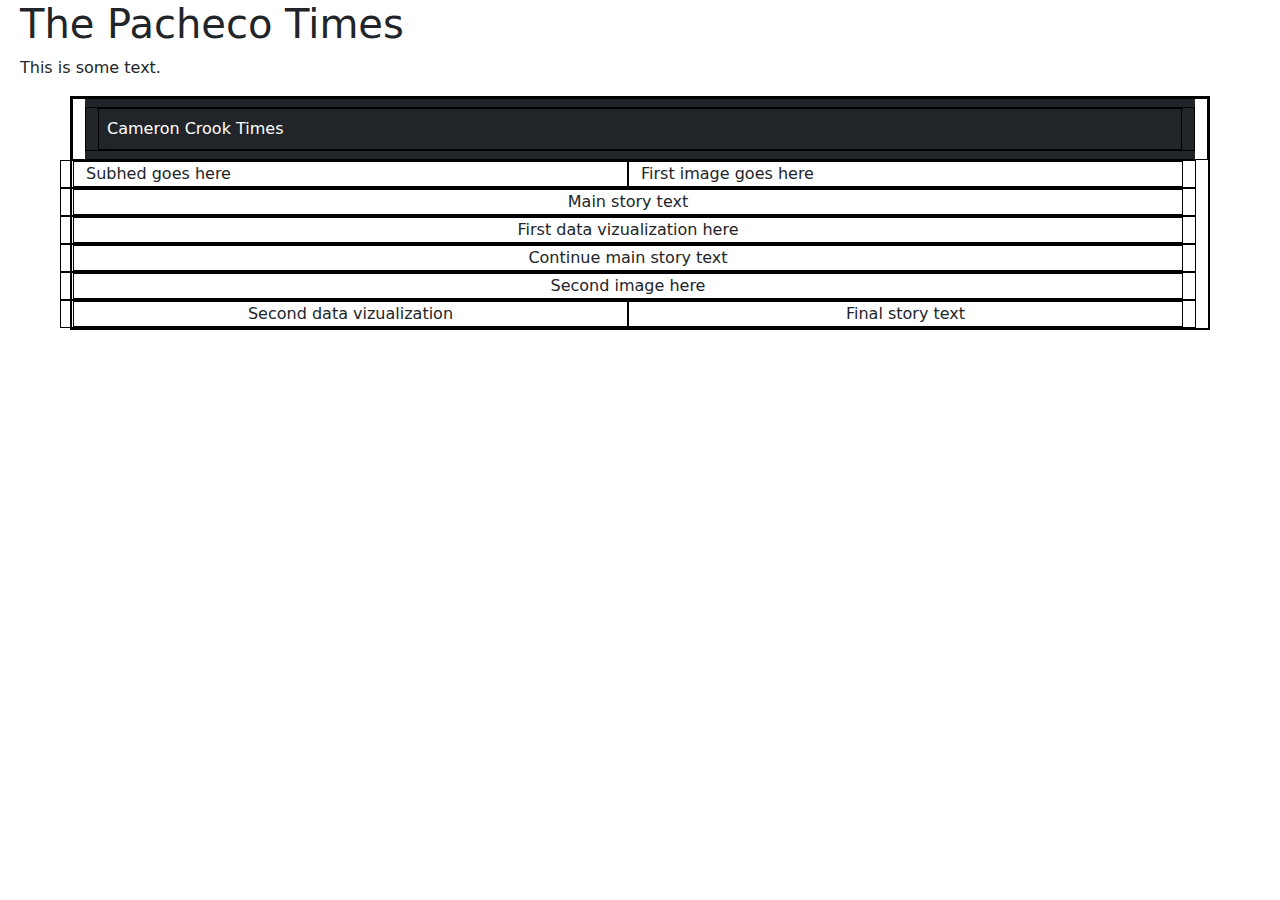
<file: assignment10/index.html>
<html>
    
    <head>

        <title>The Pacheco Times</title>

        <link href="https://cdn.jsdelivr.net/npm/bootstrap@5.3.3/dist/css/bootstrap.min.css" rel="stylesheet" integrity="sha384-QWTKZyjpPEjISv5WaRU9OFeRpok6YctnYmDr5pNlyT2bRjXh0JMhjY6hW+ALEwIH" crossorigin="anonymous">

        <link rel="stylesheet" href="main.css">



    </head>

    <body>

        <h1>The Pacheco Times</h1>

        <p>This is some text.</p>


        <div class="container">
            <div class="row">
                <div class="col-sm">
                    <!-- Start navbar -->

                    <nav
      class="navbar navbar-expand navbar-dark bg-dark"
      aria-label="Second navbar example"
    >
      <div class="container-fluid">
        <button
          class="navbar-toggler"
          type="button"
          data-bs-toggle="collapse"
          data-bs-target="#navbarsExample02"
          aria-controls="navbarsExample02"
          aria-expanded="false"
          aria-label="Toggle navigation"
        >
          <span class="navbar-toggler-icon"></span>
        </button>

        <div class="collapse navbar-collapse" id="navbarsExample02">
          <ul class="navbar-nav me-auto">
            <li class="nav-item">
              <a class="nav-link active" aria-current="page" href="#">Cameron Crook Times</a>
            </li>
          
          </ul>
          <
        </div>
      </div>
    </nav>
</div>



                     <!-- End navbar -->

<div class="row"> 
    <div class="col-sm">
    Subhed goes here

    </div>
    <div class="col-sm">
     First image goes here   
    </div>
</div>    

<div class="row">
    <div class="col-sm">
      <center>
        Main story text

      </center>

     
      </div>


</div> 

<div class="row">
    <div class="col-sm">
      <center>
      First data vizualization here
      </center>
    </div>


</div>


<div class="row">
  <div class="col-sm">
    <center>
    Continue main story text
    </center>
  </div>

</div>

<div class="row">
  <div class="col-sm">
    <center>
      Second image here
    </center>
  </div>
</div>

<div class="row">
  <div class="col-sm">
    <center>
    Second data vizualization
    </center>
  </div>
  <div class="col-sm">
    <center>
      Final story text
    </center>
  </div>
</div>
       


    <script src="https://cdn.jsdelivr.net/npm/bootstrap@5.3.3/dist/js/bootstrap.bundle.min.js" integrity="sha384-YvpcrYf0tY3lHB60NNkmXc5s9fDVZLESaAA55NDzOxhy9GkcIdslK1eN7N6jIeHz" crossorigin="anonymous"></script>

    </body>

</html>
</file>
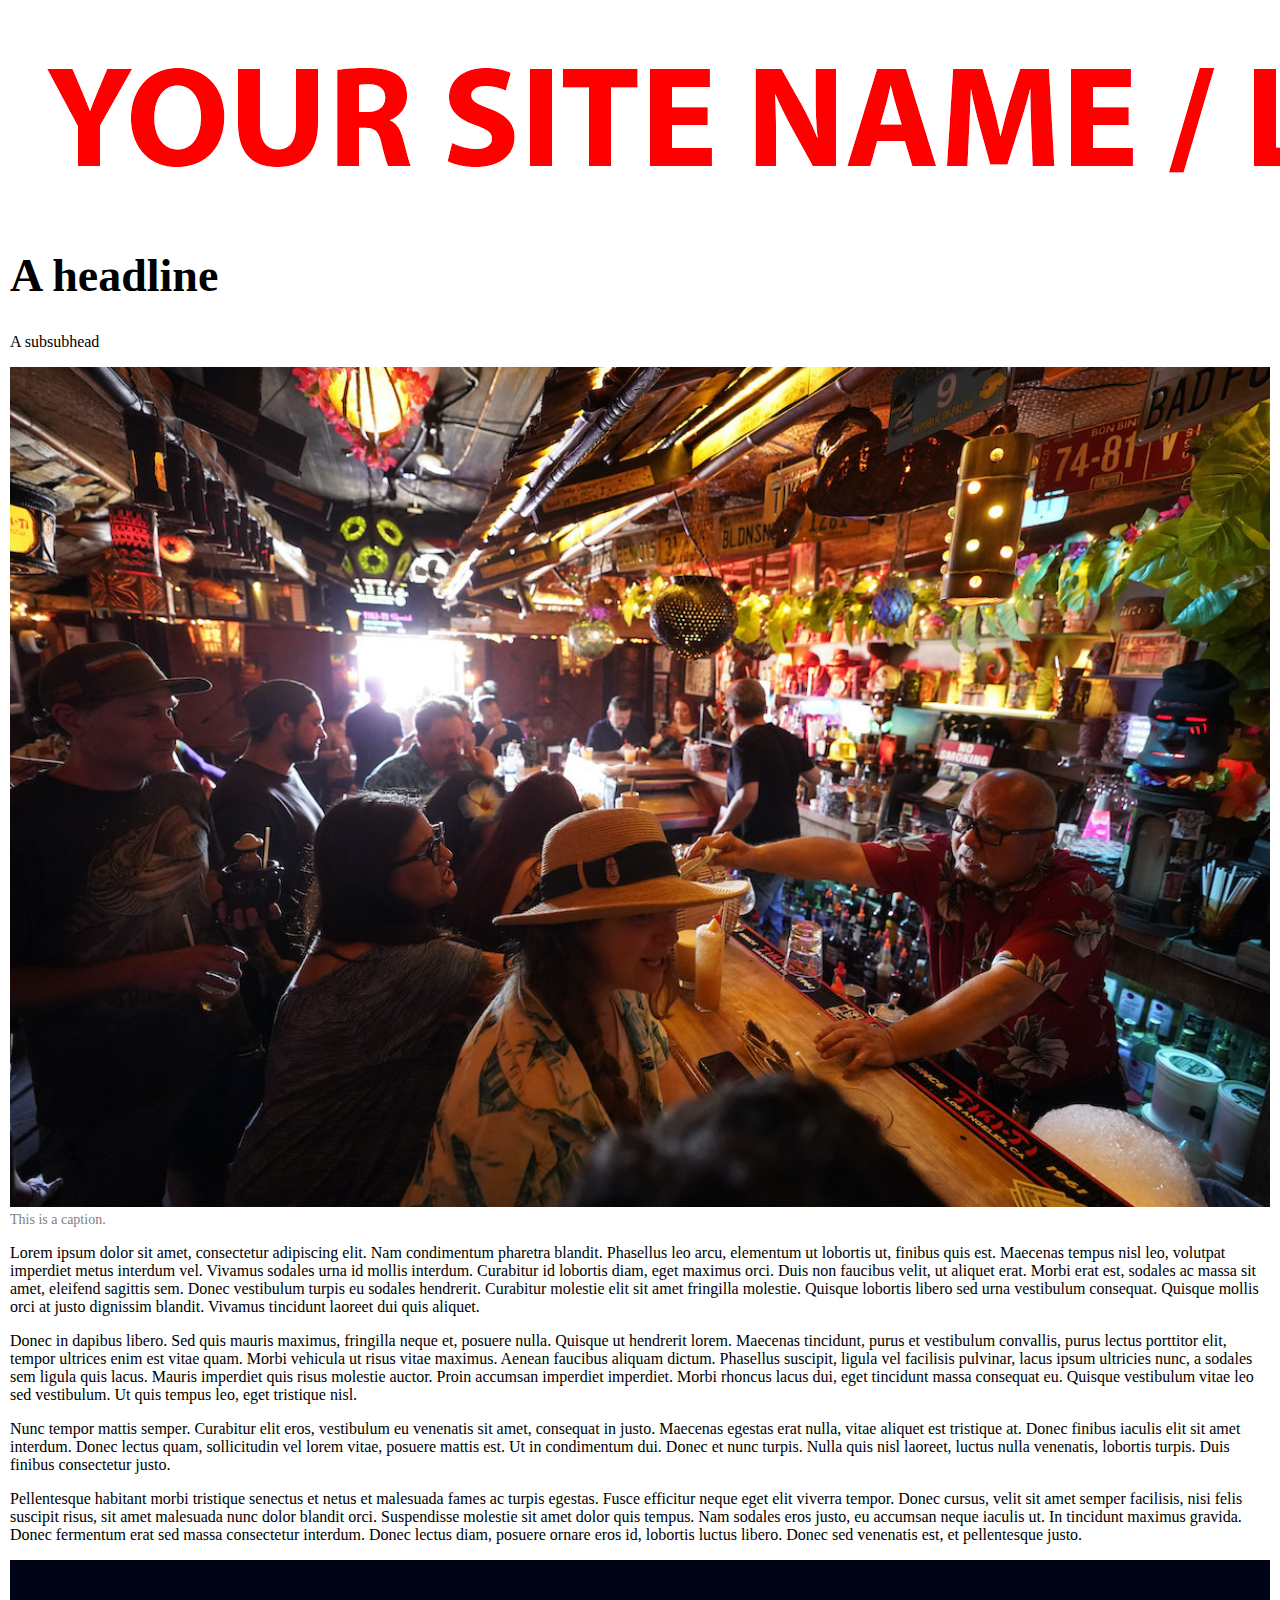
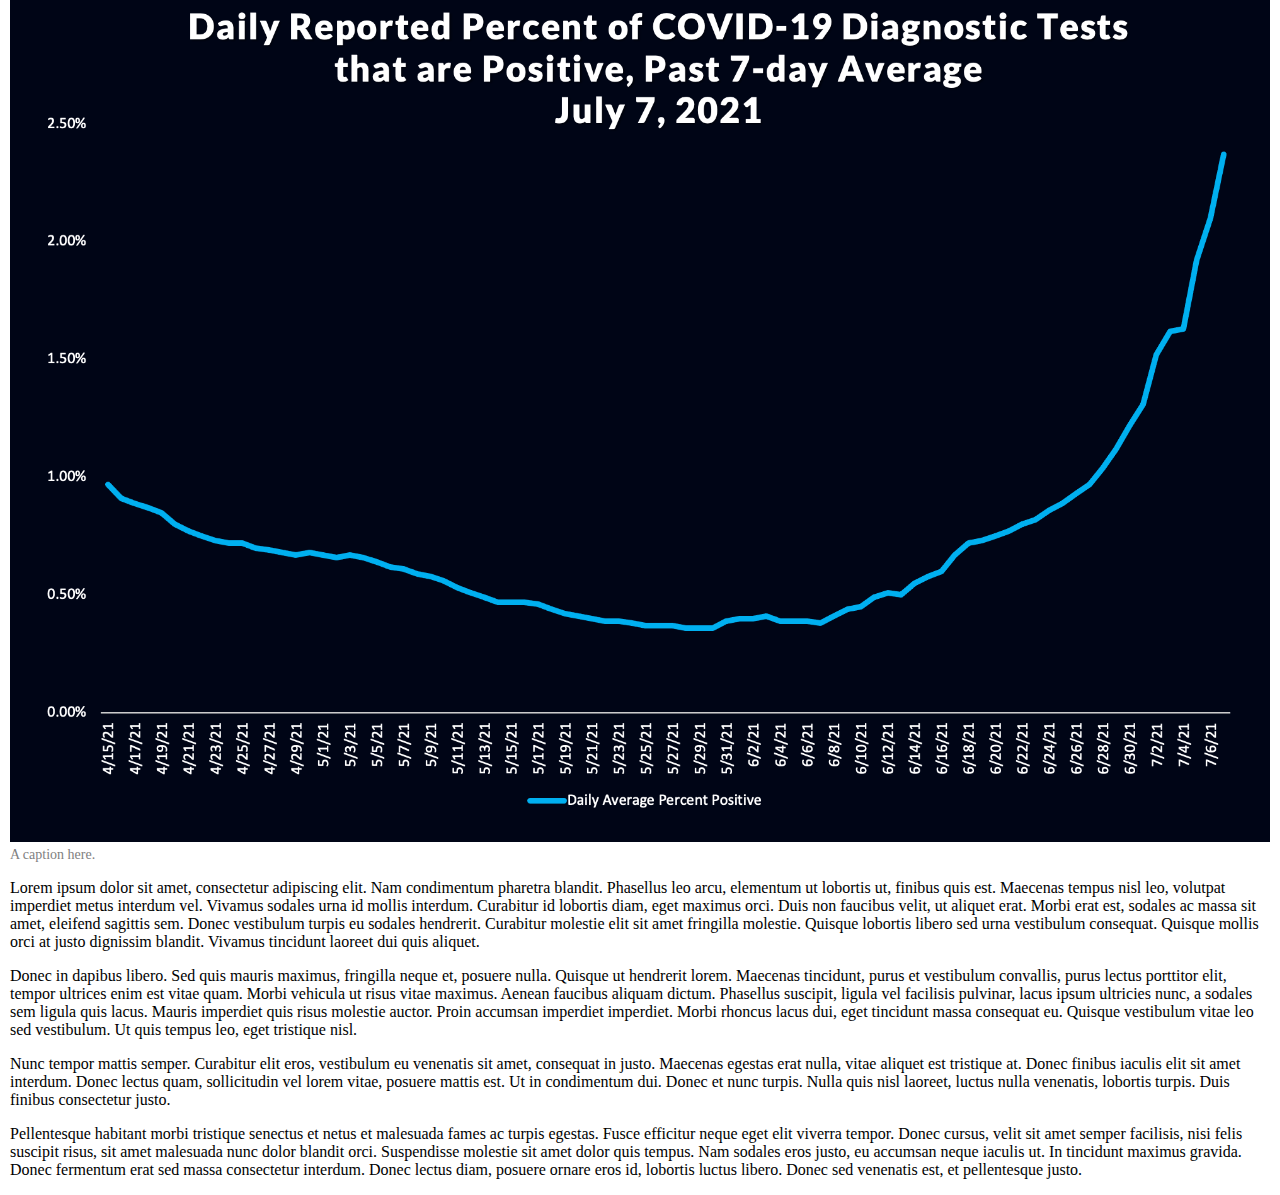
<file: assignment10/assignment10_template/assignment10_template/index.html>
<html>
  <head>
  
    <link href="https://cdn.jsdelivr.net/npm/bootstrap@5.3.2/dist/css/bootstrap.min.css" rel="stylesheet" integrity="sha384-T3c6CoIi6uLrA9TneNEoa7RxnatzjcDSCmG1MXxSR1GAsXEV/Dwwykc2MPK8M2HN" crossorigin="anonymous">
    <link rel="stylesheet" href="main.css">
    <title></title>
  </head>

  <body>

    <div>

        <img class="img-fluid" src="images/logo_placeholder.png" alt="Logo">

        <!-- Replace the image above with your own logo from Iconmonstr.com -->

        <!-- Try adding a Navbar from Getbootstrap.com -->


    </div>

 
        <h1>A headline</h1>
        <p>A subsubhead</p>

      <img class="story_image" src="images/img1.jpg" alt="">
      <p class="caption">This is a caption.</p>

      <p>Lorem ipsum dolor sit amet, consectetur adipiscing elit. Nam condimentum pharetra blandit. Phasellus leo arcu, elementum ut lobortis ut, finibus quis est. Maecenas tempus nisl leo, volutpat imperdiet metus interdum vel. Vivamus sodales urna id mollis interdum. Curabitur id lobortis diam, eget maximus orci. Duis non faucibus velit, ut aliquet erat. Morbi erat est, sodales ac massa sit amet, eleifend sagittis sem. Donec vestibulum turpis eu sodales hendrerit. Curabitur molestie elit sit amet fringilla molestie. Quisque lobortis libero sed urna vestibulum consequat. Quisque mollis orci at justo dignissim blandit. Vivamus tincidunt laoreet dui quis aliquet.</p>

      <p>Donec in dapibus libero. Sed quis mauris maximus, fringilla neque et, posuere nulla. Quisque ut hendrerit lorem. Maecenas tincidunt, purus et vestibulum convallis, purus lectus porttitor elit, tempor ultrices enim est vitae quam. Morbi vehicula ut risus vitae maximus. Aenean faucibus aliquam dictum. Phasellus suscipit, ligula vel facilisis pulvinar, lacus ipsum ultricies nunc, a sodales sem ligula quis lacus. Mauris imperdiet quis risus molestie auctor. Proin accumsan imperdiet imperdiet. Morbi rhoncus lacus dui, eget tincidunt massa consequat eu. Quisque vestibulum vitae leo sed vestibulum. Ut quis tempus leo, eget tristique nisl.</p>

      <p>Nunc tempor mattis semper. Curabitur elit eros, vestibulum eu venenatis sit amet, consequat in justo. Maecenas egestas erat nulla, vitae aliquet est tristique at. Donec finibus iaculis elit sit amet interdum. Donec lectus quam, sollicitudin vel lorem vitae, posuere mattis est. Ut in condimentum dui. Donec et nunc turpis. Nulla quis nisl laoreet, luctus nulla venenatis, lobortis turpis. Duis finibus consectetur justo.</p>

      <p>Pellentesque habitant morbi tristique senectus et netus et malesuada fames ac turpis egestas. Fusce efficitur neque eget elit viverra tempor. Donec cursus, velit sit amet semper facilisis, nisi felis suscipit risus, sit amet malesuada nunc dolor blandit orci. Suspendisse molestie sit amet dolor quis tempus. Nam sodales eros justo, eu accumsan neque iaculis ut. In tincidunt maximus gravida. Donec fermentum erat sed massa consectetur interdum. Donec lectus diam, posuere ornare eros id, lobortis luctus libero. Donec sed venenatis est, et pellentesque justo.</p>

      <img class="story_image" src="images/img2.png" alt="">
      <p class="caption">A caption here.</p>

      <p>Lorem ipsum dolor sit amet, consectetur adipiscing elit. Nam condimentum pharetra blandit. Phasellus leo arcu, elementum ut lobortis ut, finibus quis est. Maecenas tempus nisl leo, volutpat imperdiet metus interdum vel. Vivamus sodales urna id mollis interdum. Curabitur id lobortis diam, eget maximus orci. Duis non faucibus velit, ut aliquet erat. Morbi erat est, sodales ac massa sit amet, eleifend sagittis sem. Donec vestibulum turpis eu sodales hendrerit. Curabitur molestie elit sit amet fringilla molestie. Quisque lobortis libero sed urna vestibulum consequat. Quisque mollis orci at justo dignissim blandit. Vivamus tincidunt laoreet dui quis aliquet.</p>

      <p>Donec in dapibus libero. Sed quis mauris maximus, fringilla neque et, posuere nulla. Quisque ut hendrerit lorem. Maecenas tincidunt, purus et vestibulum convallis, purus lectus porttitor elit, tempor ultrices enim est vitae quam. Morbi vehicula ut risus vitae maximus. Aenean faucibus aliquam dictum. Phasellus suscipit, ligula vel facilisis pulvinar, lacus ipsum ultricies nunc, a sodales sem ligula quis lacus. Mauris imperdiet quis risus molestie auctor. Proin accumsan imperdiet imperdiet. Morbi rhoncus lacus dui, eget tincidunt massa consequat eu. Quisque vestibulum vitae leo sed vestibulum. Ut quis tempus leo, eget tristique nisl.</p>

      <p>Nunc tempor mattis semper. Curabitur elit eros, vestibulum eu venenatis sit amet, consequat in justo. Maecenas egestas erat nulla, vitae aliquet est tristique at. Donec finibus iaculis elit sit amet interdum. Donec lectus quam, sollicitudin vel lorem vitae, posuere mattis est. Ut in condimentum dui. Donec et nunc turpis. Nulla quis nisl laoreet, luctus nulla venenatis, lobortis turpis. Duis finibus consectetur justo.</p>

      <p>Pellentesque habitant morbi tristique senectus et netus et malesuada fames ac turpis egestas. Fusce efficitur neque eget elit viverra tempor. Donec cursus, velit sit amet semper facilisis, nisi felis suscipit risus, sit amet malesuada nunc dolor blandit orci. Suspendisse molestie sit amet dolor quis tempus. Nam sodales eros justo, eu accumsan neque iaculis ut. In tincidunt maximus gravida. Donec fermentum erat sed massa consectetur interdum. Donec lectus diam, posuere ornare eros id, lobortis luctus libero. Donec sed venenatis est, et pellentesque justo.</p>


      <script src="https://cdn.jsdelivr.net/npm/bootstrap@5.3.2/dist/js/bootstrap.bundle.min.js" integrity="sha384-C6RzsynM9kWDrMNeT87bh95OGNyZPhcTNXj1NW7RuBCsyN/o0jlpcV8Qyq46cDfL" crossorigin="anonymous"></script>    
  
  </body>
</html>
</file>
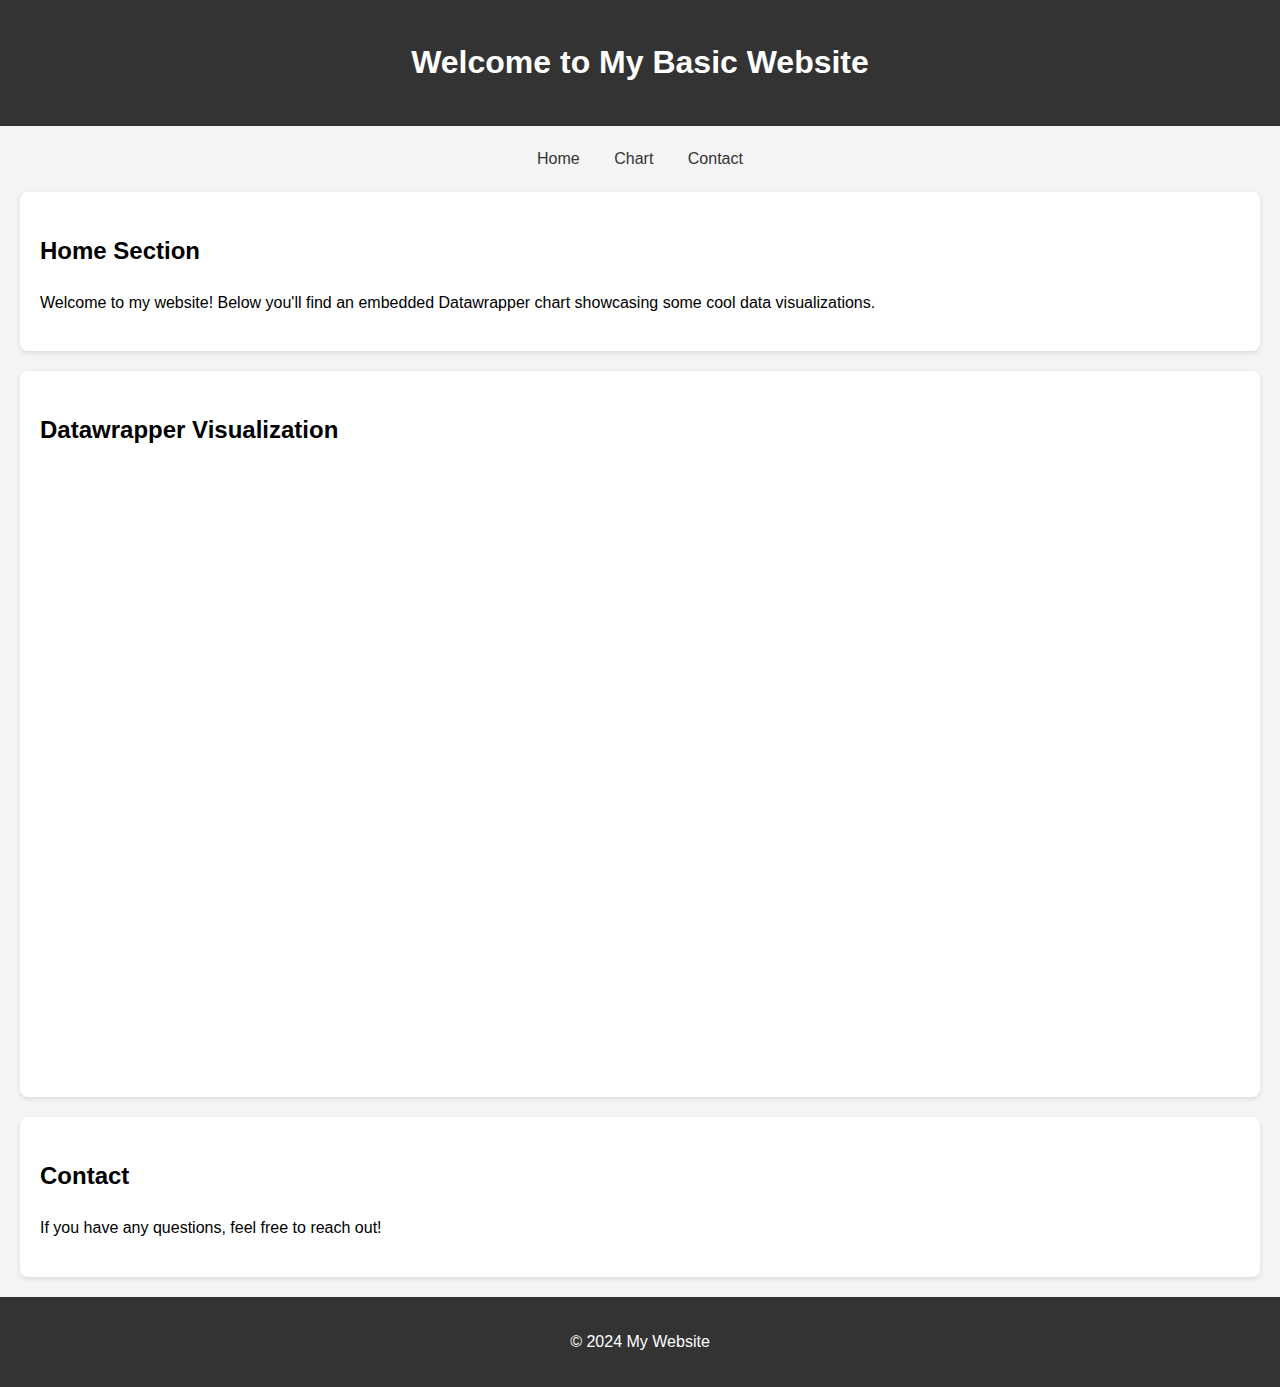
<file: assignment6.html>
<!DOCTYPE html>
<html lang="en">
<head>
    <meta charset="UTF-8">
    <meta name="viewport" content="width=device-width, initial-scale=1.0">
    <title>My Basic Website with Datawrapper Chart</title>
    <style>
        body {
            font-family: Arial, sans-serif;
            line-height: 1.6;
            margin: 0;
            padding: 0;
            background-color: #f4f4f4;
        }

        header {
            background: #333;
            color: #fff;
            text-align: center;
            padding: 1rem;
        }

        nav {
            text-align: center;
            margin: 20px 0;
        }

        nav a {
            text-decoration: none;
            margin: 0 15px;
            color: #333;
        }

        section {
            margin: 20px;
            padding: 20px;
            background: #fff;
            border-radius: 8px;
            box-shadow: 0 2px 5px rgba(0, 0, 0, 0.1);
        }

        footer {
            text-align: center;
            padding: 1rem;
            background: #333;
            color: #fff;
            margin-top: 20px;
        }

        .chart-container {
            text-align: center;
        }

        iframe {
            width: 100%;
            height: 600px;
            border: none;
        }
    </style>
</head>
<body>

    <header>
        <h1>Welcome to My Basic Website</h1>
    </header>

    <nav>
        <a href="#home">Home</a>
        <a href="#chart">Chart</a>
        <a href="#contact">Contact</a>
    </nav>

    <section id="home">
        <h2>Home Section</h2>
        <p>Welcome to my website! Below you'll find an embedded Datawrapper chart showcasing some cool data visualizations.</p>
    </section>

    <section id="chart">
        <h2>Datawrapper Visualization</h2>
        <div class="chart-container">
            <iframe title="Rates of Overdose Deaths per Hundred Thousand Between Men and Women" aria-label="Grouped Columns" id="datawrapper-chart-6DGfp" src="https://datawrapper.dwcdn.net/6DGfp/1/" scrolling="no" frameborder="0" style="width: 0; min-width: 100% !important; border: none;" height="607" data-external="1"></iframe><script type="text/javascript">!function(){"use strict";window.addEventListener("message",(function(a){if(void 0!==a.data["datawrapper-height"]){var e=document.querySelectorAll("iframe");for(var t in a.data["datawrapper-height"])for(var r=0;r<e.length;r++)if(e[r].contentWindow===a.source){var i=a.data["datawrapper-height"][t]+"px";e[r].style.height=i}}}))}();
            </script>
        </div>
    </section>

    <section id="contact">
        <h2>Contact</h2>
        <p>If you have any questions, feel free to reach out!</p>
    </section>

    <footer>
        <p>&copy; 2024 My Website</p>
    </footer>

</body>
</html>
</file>
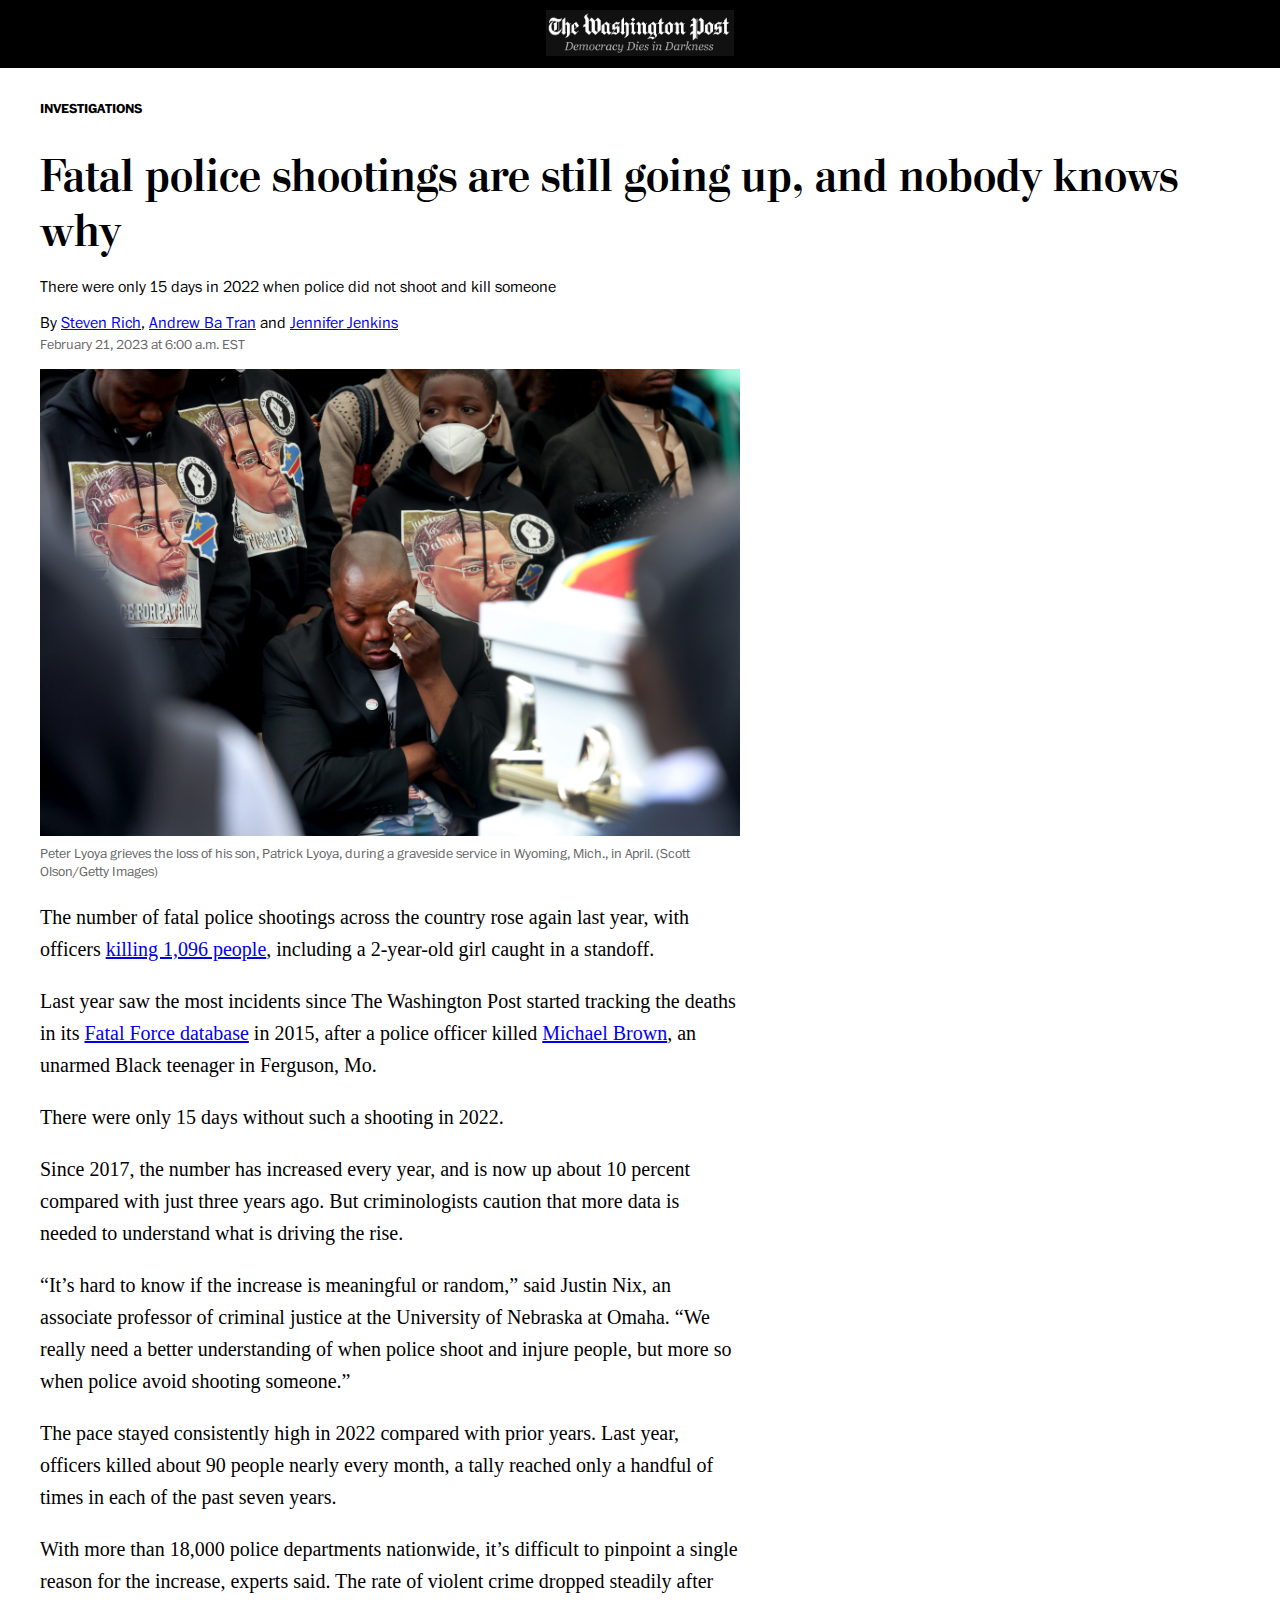
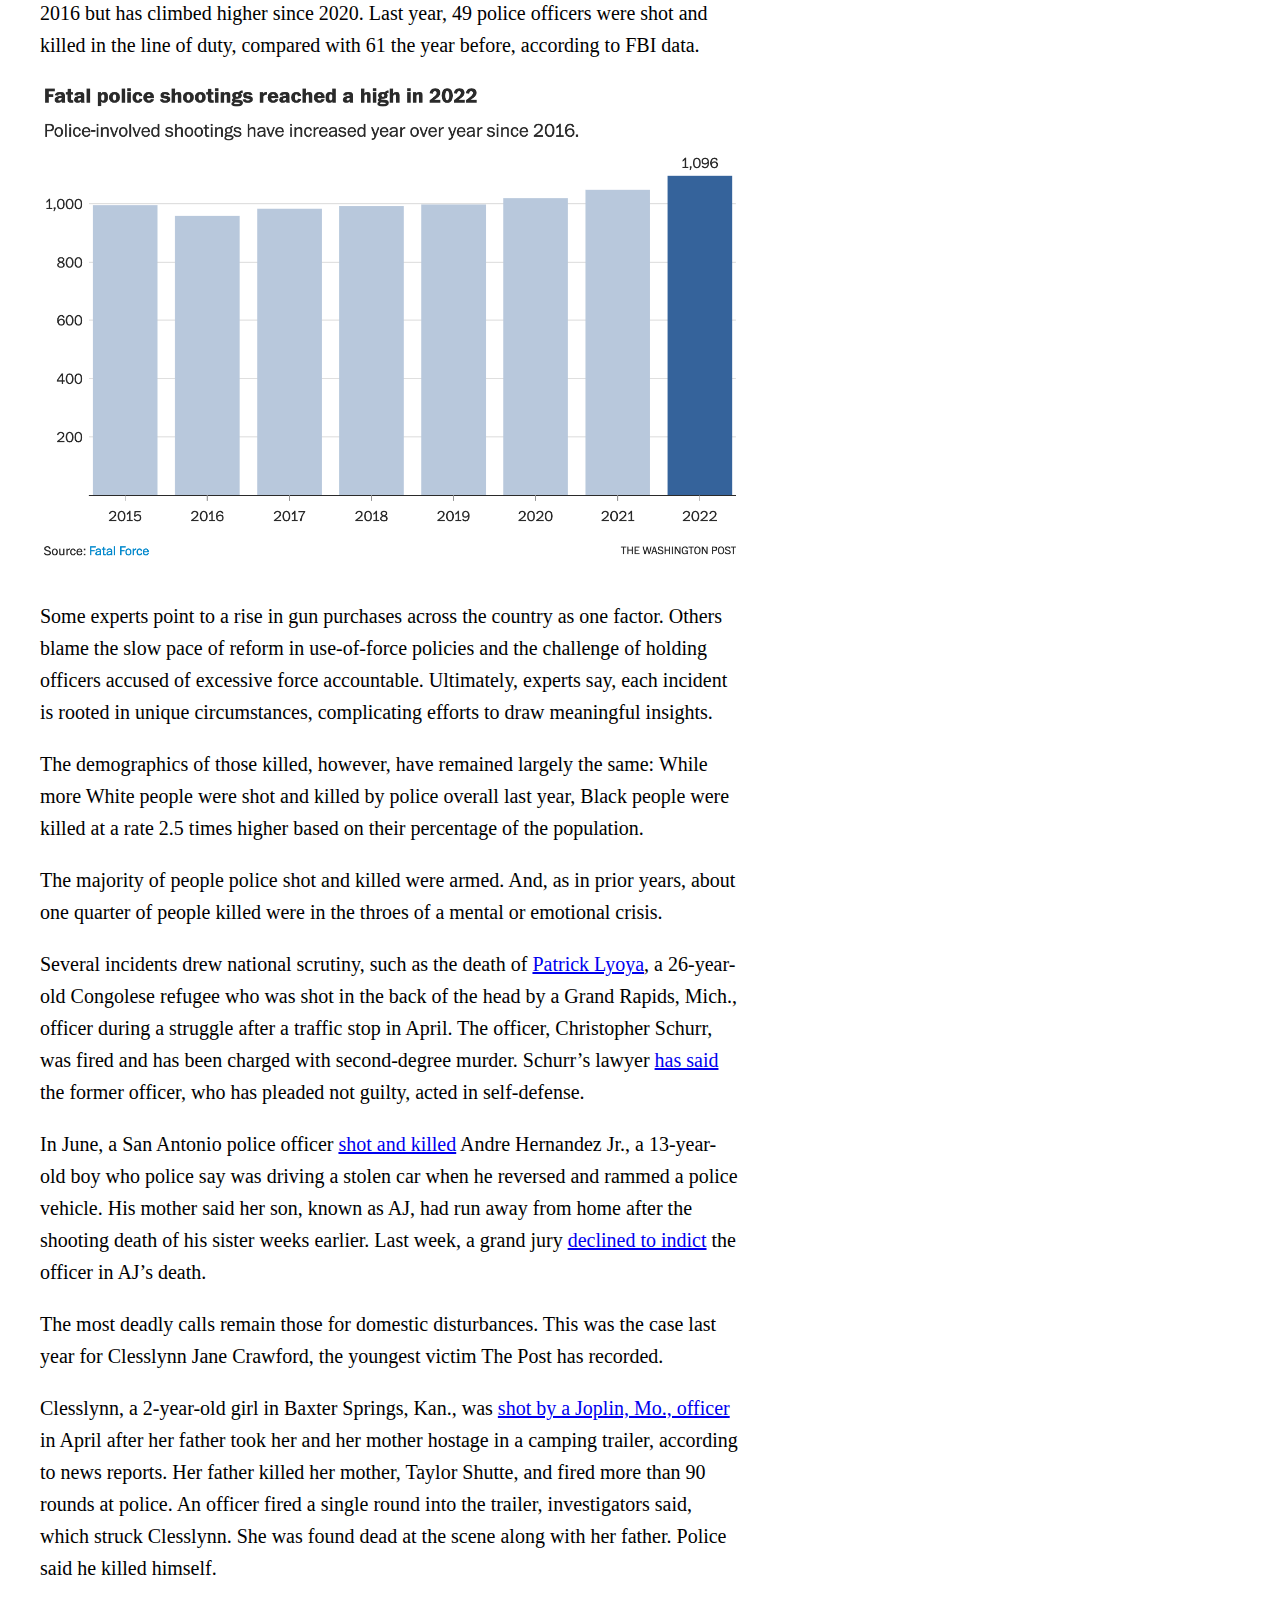
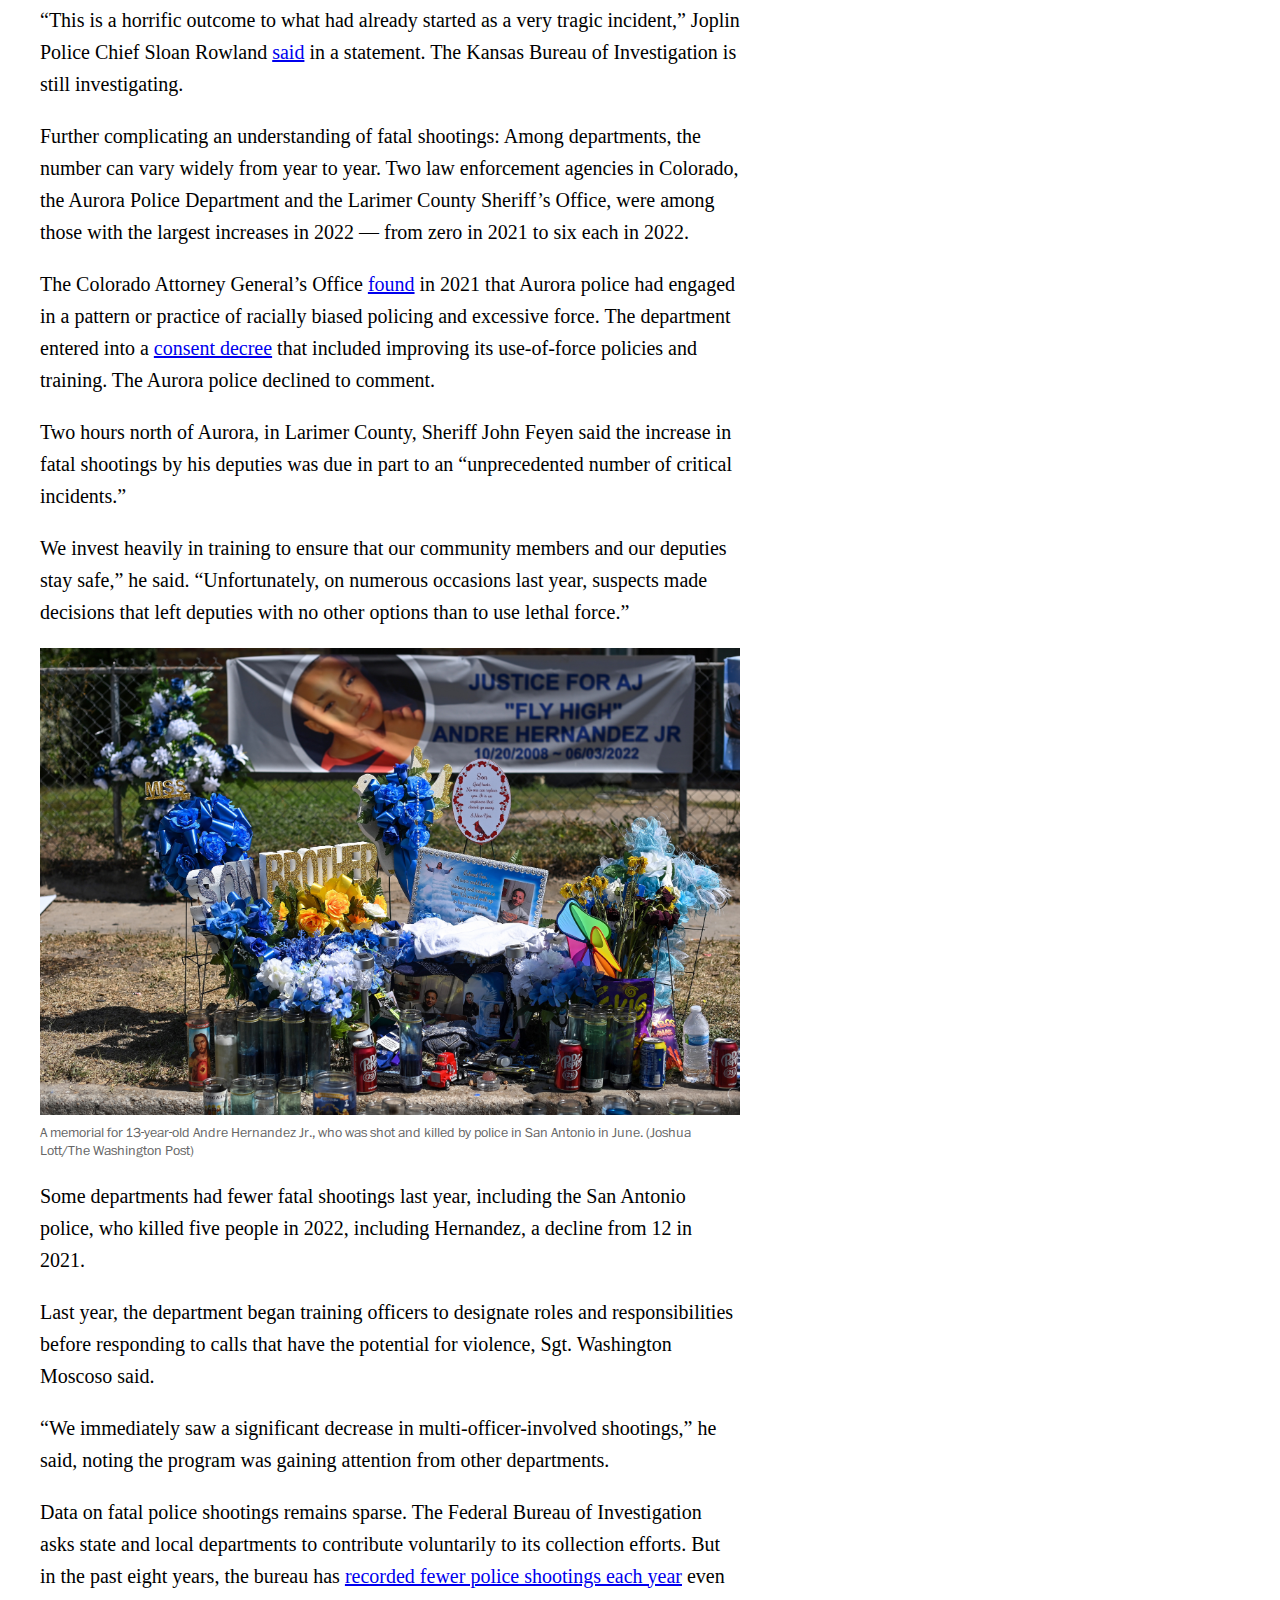
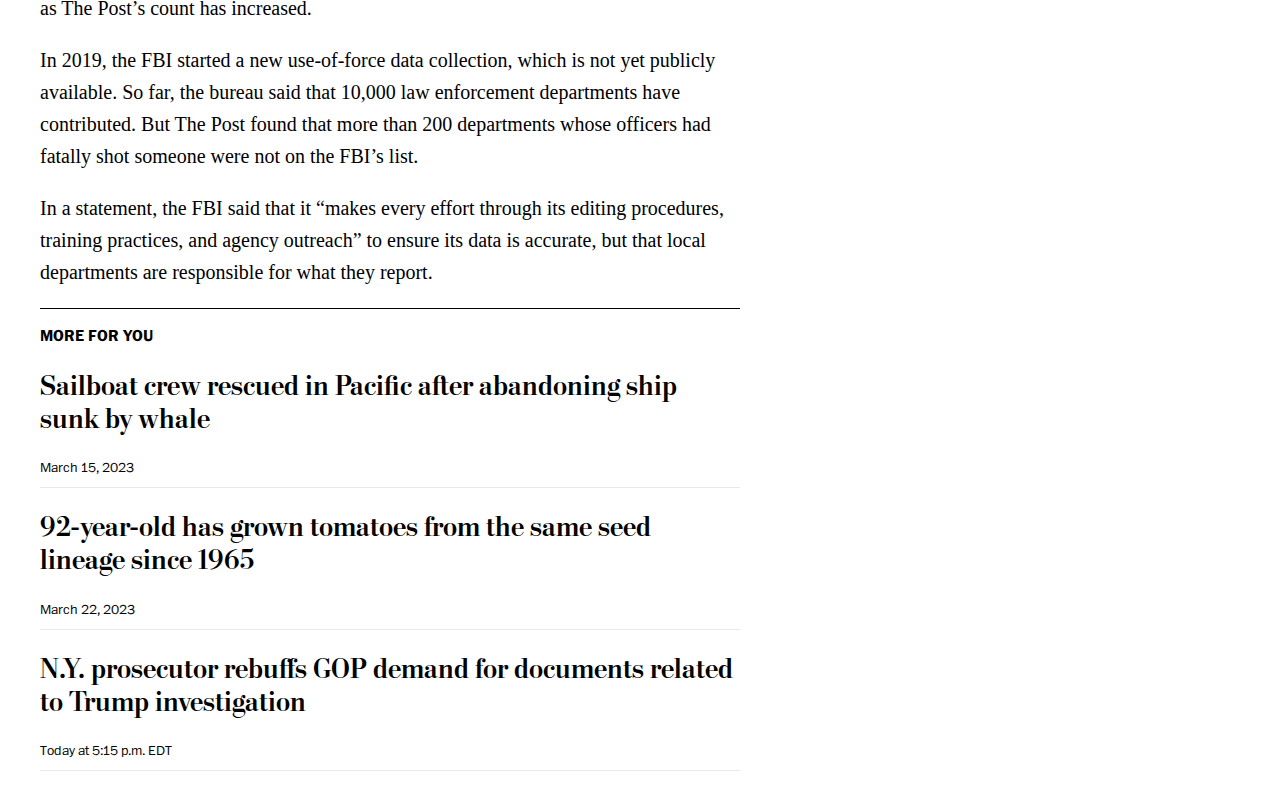
<file: Assignment 9/web-2-files/article.html>
<!DOCTYPE html>
<html lang="en">
  <head>
    <meta charset="utf-8">
    <meta name="viewport" content="width=device-width, initial-scale=1">
    <link rel="stylesheet" href="css/fonts/fonts.css">
    <link rel="stylesheet" href="css/main.css">
    <title>JNL 221 - HTML/CSS Assignment #2</title>
  </head>
  <body>

    <div class="site-banner">
        <img class="logo" src="images/wp-logo.png" alt="Washington Post logo and slogan combo.">
    </div>

    <div class="article">

      <div class="story-header">

        <p class="news-section">INVESTIGATIONS</p>
        <h1>Fatal police shootings are still going up, and nobody knows why</h1>
        <p class="deck">There were only 15 days in 2022 when police did not shoot and kill someone</p>
        <p class="byline">By <a href="https://www.washingtonpost.com/people/steven-rich/">Steven Rich</a>, <a href="https://www.washingtonpost.com/people/andrew-ba-tran/">Andrew Ba Tran</a> and <a href="https://www.washingtonpost.com/people/jennifer-jenkins/">Jennifer Jenkins</a></p>
        <p class="publish-date">February 21, 2023 at 6:00 a.m. EST</p>

      </div>

      <div class="story-body">

        <img class="photo" src="images/img1.jpg" alt="Peter Lyola grieving in front of a casket while surrounded by mourners.">
        <p class="photo-caption">Peter Lyoya grieves the loss of his son, Patrick Lyoya, during a graveside service in Wyoming, Mich., in April. (Scott Olson/Getty Images)</p>

        <p>The number of fatal police shootings across the country rose again last year, with officers <a href="https://www.washingtonpost.com/graphics/investigations/police-shootings-database/">killing 1,096 people</a>, including a 2-year-old girl caught in a standoff.</p>
        <p>Last year saw the most incidents since The Washington Post started tracking the deaths in its <a href="https://www.washingtonpost.com/graphics/investigations/police-shootings-database/">Fatal Force database</a> in 2015, after a police officer killed <a href="https://www.washingtonpost.com/news/post-nation/wp/2014/08/11/what-you-need-to-know-about-the-death-of-an-unarmed-black-teenager-in-missouri/">Michael Brown</a>, an unarmed Black teenager in Ferguson, Mo.</p>
        <p>There were only 15 days without such a shooting in 2022.</p>
        <p>Since 2017, the number has increased every year, and is now up about 10 percent compared with just three years ago. But criminologists caution that more data is needed to understand what is driving the rise.</p>
        <p>“It’s hard to know if the increase is meaningful or random,” said Justin Nix, an associate professor of criminal justice at the University of Nebraska at Omaha. “We really need a better understanding of when police shoot and injure people, but more so when police avoid shooting someone.”</p>
        <p>The pace stayed consistently high in 2022 compared with prior years. Last year, officers killed about 90 people nearly every month, a tally reached only a handful of times in each of the past seven years.</p>
        <p>With more than 18,000 police departments nationwide, it’s difficult to pinpoint a single reason for the increase, experts said. The rate of violent crime dropped steadily after 2016 but has climbed higher since 2020. Last year, 49 police officers were shot and killed in the line of duty, compared with 61 the year before, according to FBI data.</p>

        <img class="photo" src="images/chart1.png" alt="A bar chart showing annual police shootings.">

        <p>Some experts point to a rise in gun purchases across the country as one factor. Others blame the slow pace of reform in use-of-force policies and the challenge of holding officers accused of excessive force accountable. Ultimately, experts say, each incident is rooted in unique circumstances, complicating efforts to draw meaningful insights.</p>
        <p>The demographics of those killed, however, have remained largely the same: While more White people were shot and killed by police overall last year, Black people were killed at a rate 2.5 times higher based on their percentage of the population.</p>
        <p>The majority of people police shot and killed were armed. And, as in prior years, about one quarter of people killed were in the throes of a mental or emotional crisis.</p>
        <p>Several incidents drew national scrutiny, such as the death of <a href="https://www.mlive.com/patrick-lyoya/">Patrick Lyoya</a>, a 26-year-old Congolese refugee who was shot in the back of the head by a Grand Rapids, Mich., officer during a struggle after a traffic stop in April. The officer, Christopher Schurr, was fired and has been charged with second-degree murder. Schurr’s lawyer <a href="https://www.detroitnews.com/story/news/local/michigan/2023/01/12/christopher-schurr-who-killed-patrick-lyoya-shouldnt-face-trial/69801610007/">has said</a> the former officer, who has pleaded not guilty, acted in self-defense.</p>
        <p>In June, a San Antonio police officer <a href="https://www.yahoo.com/video/13-old-boy-killed-san-153315775.html">shot and killed</a> Andre Hernandez Jr., a 13-year-old boy who police say was driving a stolen car when he reversed and rammed a police vehicle. His mother said her son, known as AJ, had run away from home after the shooting death of his sister weeks earlier. Last week, a grand jury <a href="https://www.expressnews.com/news/local/article/bexar-county-jury-declines-indict-andre-hernandez-17789724.php">declined to indict</a> the officer in AJ’s death.</p>
        <p>The most deadly calls remain those for domestic disturbances. This was the case last year for Clesslynn Jane Crawford, the youngest victim The Post has recorded.</p>
        <p>Clesslynn, a 2-year-old girl in Baxter Springs, Kan., was <a href="https://www.kake.com/story/46215642/2yearold-girl-killed-during-hostage-incident-was-shot-by-police-officer-kbi-says">shot by a Joplin, Mo., officer</a> in April after her father took her and her mother hostage in a camping trailer, according to news reports. Her father killed her mother, Taylor Shutte, and fired more than 90 rounds at police. An officer fired a single round into the trailer, investigators said, which struck Clesslynn. She was found dead at the scene along with her father. Police said he killed himself.</p>
        <p>“This is a horrific outcome to what had already started as a very tragic incident,” Joplin Police Chief Sloan Rowland <a href="https://www.kfdi.com/2022/04/04/kbi-says-police-officer-fired-shot-that-killed-child-during-southeast-kansas-standoff/">said</a> in a statement. The Kansas Bureau of Investigation is still investigating.</p>
        <p>Further complicating an understanding of fatal shootings: Among departments, the number can vary widely from year to year. Two law enforcement agencies in Colorado, the Aurora Police Department and the Larimer County Sheriff’s Office, were among those with the largest increases in 2022 — from zero in 2021 to six each in 2022.</p>
        <p>The Colorado Attorney General’s Office <a href="https://db34539d-4755-46da-9dee-309947ca5365.filesusr.com/ugd/8cd58b_7b1aaee387bc4fb78a7a60d2f12ce789.pdf">found</a> in 2021 that Aurora police had engaged in a pattern or practice of racially biased policing and excessive force. The department entered into a <a href="https://www.auroramonitor.org/">consent decree</a> that included improving its use-of-force policies and training. The Aurora police declined to comment.</p>
        <p>Two hours north of Aurora, in Larimer County, Sheriff John Feyen said the increase in fatal shootings by his deputies was due in part to an “unprecedented number of critical incidents.”</p>
        <p>We invest heavily in training to ensure that our community members and our deputies stay safe,” he said. “Unfortunately, on numerous occasions last year, suspects made decisions that left deputies with no other options than to use lethal force.”</p>

        <img class="photo" src="images/img2.jpg" alt="A roadside memorial for Andre Hernandez Jr.">
        <p class="photo-caption">A memorial for 13-year-old Andre Hernandez Jr., who was shot and killed by police in San Antonio in June. (Joshua Lott/The Washington Post)</p>

        <p>Some departments had fewer fatal shootings last year, including the San Antonio police, who killed five people in 2022, including Hernandez, a decline from 12 in 2021.</p>
        <p>Last year, the department began training officers to designate roles and responsibilities before responding to calls that have the potential for violence, Sgt. Washington Moscoso said.</p>
        <p>“We immediately saw a significant decrease in multi-officer-involved shootings,” he said, noting the program was gaining attention from other departments.</p>
        <p>Data on fatal police shootings remains sparse. The Federal Bureau of Investigation asks state and local departments to contribute voluntarily to its collection efforts. But in the past eight years, the bureau has <a href="https://www.washingtonpost.com/investigations/interactive/2022/fatal-police-shootings-unreported/">recorded fewer police shootings each year</a> even as The Post’s count has increased.</p>
        <p>In 2019, the FBI started a new use-of-force data collection, which is not yet publicly available. So far, the bureau said that 10,000 law enforcement departments have contributed. But The Post found that more than 200 departments whose officers had fatally shot someone were not on the FBI’s list.</p>
        <p>In a statement, the FBI said that it “makes every effort through its editing procedures, training practices, and agency outreach” to ensure its data is accurate, but that local departments are responsible for what they report.</p>

      </div>

      <div class="story-footer">

        <h3>MORE FOR YOU</h3>
        <h2>Sailboat crew rescued in Pacific after abandoning ship sunk by whale</h2>
        <p class="footer-info">March 15, 2023</p>
        <h2>92-year-old has grown tomatoes from the same seed lineage since 1965</h2>
        <p class="footer-info">March 22, 2023</p>
        <h2>N.Y. prosecutor rebuffs GOP demand for documents related to Trump investigation</h2>
        <p class="footer-info">Today at 5:15 p.m. EDT</p>

      </div>

    </div>

  </body>
</html>
</file>
<file: assignment10/main.css>
body {
    padding-left: 20px;
    padding-right: 20px;
  }
  
  p {
    font-family: arial 12px;
    font:size: 50px;
  }
  

.newheaderfont {
  font-family: Yuji Mai;
}  

  
  /* Remove the following style for div to remove the border. */
  
div {
    border-style: solid;
    border: 1px solid black;
}
</file>
<file: assignment10/assignment10_template/assignment10_template/main.css>
body {
  margin: 10px;
}

nav {
  border-top: 8px solid black;
  border-bottom: 1px solid black;
  padding: 20px;
  text-align: center;
}

.logo {
  width: 330px;
}

.sitemotto {
  color: #de2f23;
  font-family: Basier, Arial, sans-serif;
  font-size: 14px;
  text-transform: uppercase;
  letter-spacing: 1px;
  font-weight: bold;
}



header {
    font-family: Basier, Arial, sans-serif;
    font-size: 20px;
}

h1 {
  font-size: 46px;
}

.byline {
  font-weight: bold;
}

.tdpad {
  padding: 15px;
}

article > p {
  font-family: Pensum, "Times New Roman", serif;
  font-size: 20px;
}

.story_image {
  width: 100%;
}

.caption {
  color: gray;
  font-size: 14px;
  margin-top: 5px;
}

footer {
  margin-top: 30px;
  font-family: Basier, Arial, sans-serif;
}

footer > p {
  font-size: 14px;
  color: #666;
}

a {
  color: black;
}

a:hover {
  color: #717171;
  text-decoration-color: #ffcb04;
}
</file>
<file: Assignment 9/web-2-files/css/fonts/fonts.css>
/*html {
  -moz-osx-font-smoothing: grayscale;
  -webkit-font-smoothing: antialiased;
}*/

@font-face {
  font-family: 'Postoni';
  src: url('PostoniWide-Bold.woff2') format('woff2');
}

@font-face {
  font-family: 'Franklin Light';
  src: url('ITC_Franklin-Light.woff2') format('woff2');
}

@font-face {
  font-family: 'Franklin Bold';
  src: url('ITC_Franklin-Bold.woff2') format('woff2');
}
</file>
<file: Assignment 9/web-2-files/css/main.css>
/*Your CSS goes here. This is the only file you'll need to modify for this assignment.*/



body {
    margin: 0;
  }
  
  /* Styling for the site-banner class */
  .site-banner {
    background-color: black;
    text-align: center;
    padding-top: 10px;
    padding-bottom: 8px;
    padding-left: 0;
    padding-right: 0;
  }
  
  /* Set image inside site-banner to a fixed width */
  .site-banner img {
    width: 188px;
  }
  
  /* Styling for the article class */
  .article {
    max-width: 1200px;
    margin-left: auto;
    margin-right: auto;
    margin-top: 0;
    margin-bottom: 0;
    padding-left: 10px;
    padding-right: 10px;
    padding-top: 0;
    padding-bottom: 0;
  }
  
  /* Styling for the story-header class */
  .story-header {
    font-family: 'Franklin Light', sans-serif;
  }
  
  /* Styling for the news-section class */
  .news-section {
    font-family: 'Franklin Bold', sans-serif;
    font-size: 14px;
    margin-top: 32px;
  }
  
  /* Styling for the headline in the story-header */
  .story-header h1 {
    font-family: 'Postoni', sans-serif;
    font-size: 46px;
    margin-bottom: 0;
    font-weight: normal; /* Remove the default bold styling */
  }
  
  /* Styling for the deck class */
  .deck {
    height: 20px;
  }
  
  /* Styling for the byline class */
  .byline {
    font-size: 16px;
    margin-bottom: 2px;
  }
  
  /* Styling for the publish-date class */
  .publish-date {
    font-size: 14px;
    margin-top: 0;
    color: #666666;
  }
  
  /* Styling for the story-body class */
  .story-body {
    font-family: 'Georgia', serif;
    font-size: 20px;
    line-height: 32px;
    max-width: 700px;
  }
  
  /* Styling for all images inside the story-body */
  .story-body img {
    width: 100%;
  }
  
  /* Styling for the photo-caption class */
  .photo-caption {
    color: #666666;
    font-size: 14px;
    margin-top: 0;
    line-height: 18px;
    font-family: 'Franklin Light', sans-serif;
  }
  
  /* Styling for the story-footer class */
  .story-footer {
    max-width: 700px;
    border-top: 1px solid black;
  }
  
  /* Styling for More for You text */
  .story-footer h3 {
    font-family: 'Franklin Bold', sans-serif;
    font-size: 16px;
    font-weight: normal; /* Remove bolding */
  }
  
  /* Styling for headlines inside the story-footer */
  .story-footer h2 {
    font-family: 'Postoni', sans-serif;
    font-size: 28px;
  }
  
  /* Styling for timestamps inside story-footer */
  .story-footer .footer-info {
    font-family: 'Franklin Light', sans-serif;
    font-size: 14px;
    line-height: 18px;
    margin-top: 0;
    padding-bottom: 10px;
    border-bottom: 1px solid #e9e9e9;
  }
</file>
